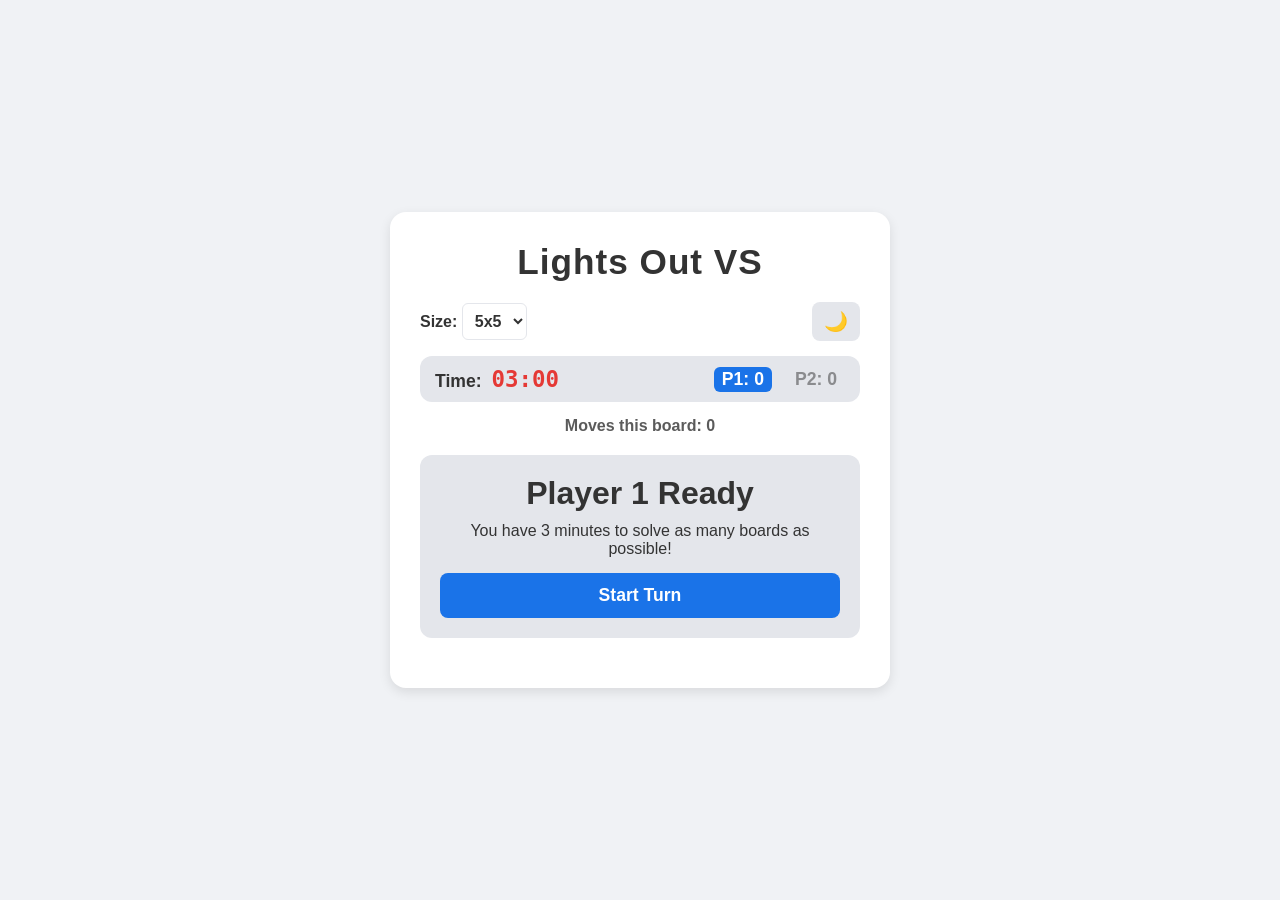
<file: index.html>
<!DOCTYPE html>
<html lang="en">
<head>
    <meta charset="UTF-8">
    <meta name="viewport" content="width=device-width, initial-scale=1.0, maximum-scale=1.0, user-scalable=no, viewport-fit=cover">
    <title>Lights Out</title>
    <link rel="stylesheet" href="style.css">
</head>
<body>
    <div class="game-container">
        <header>
            <h1>Lights Out VS</h1>
            <div class="controls-top">
                <div class="difficulty-selector">
                    <label for="difficulty">Size: </label>
                    <select id="difficulty">
                        <option value="3">3x3</option>
                        <option value="5" selected>5x5</option>
                        <option value="7">7x7</option>
                    </select>
                </div>
                <div class="theme-toggle">
                    <button id="dark-mode-toggle" class="btn" aria-label="Toggle Dark Mode">🌙</button>
                </div>
            </div>
            
            <div class="match-info">
                <div class="timer">Time: <span id="time-left" class="time-display">03:00</span></div>
                <div class="scores" id="scores-display">
                    <span id="p1-box" class="player-box active-player">P1: <span id="p1-score">0</span></span>
                    <span id="p2-box" class="player-box">P2: <span id="p2-score">0</span></span>
                </div>
            </div>
            
            <div class="stats">
                <span class="moves">Moves this board: <span id="move-counter">0</span></span>
            </div>
        </header>

        <main>
            <div id="game-board" class="board hidden"></div>
            
            <div id="win-message" class="hidden">
                <h2 id="winner-text">Match Over!</h2>
                <p id="winner-subtext">Player 1 wins!</p>
            </div>
            
            <div id="turn-overlay" class="">
                <h2 id="turn-text">Player 1 Ready</h2>
                <p>You have 3 minutes to solve as many boards as possible!</p>
                <button id="start-turn-btn" class="btn primary-btn mt-main">Start Turn</button>
            </div>
        </main>

        <footer>
            <button id="reset-btn" class="btn primary-btn hidden">Abort Match</button>
        </footer>
    </div>
    
    <script src="script.js"></script>
</body>
</html>
</file>
<file: style.css>
:root {
    --bg-color: #f0f2f5;
    --text-color: #333;
    --board-bg: #e4e6eb;
    --light-off: #b0b3b8;
    --light-on: #ffd814;
    --light-on-glow: rgba(255, 216, 20, 0.6);
    --btn-bg: #e4e6eb;
    --btn-hover: #d8dadf;
    --primary-btn: #1a73e8;
    --primary-btn-hover: #1557b0;
    --primary-btn-text: #fff;
    --container-bg: #ffffff;
    --shadow: rgba(0, 0, 0, 0.1) 0px 4px 12px;
}

[data-theme="dark"] {
    --bg-color: #18191a;
    --text-color: #e4e6eb;
    --board-bg: #242526;
    --light-off: #3a3b3c;
    /* In dark mode, we'll let JS override this, but standard is yellow */
    --light-on: #ffeb3b;
    --light-on-glow: rgba(255, 235, 59, 0.4);
    --btn-bg: #3a3b3c;
    --btn-hover: #4e4f50;
    --primary-btn: #4791ff;
    --primary-btn-hover: #297aff;
    --primary-btn-text: #fff;
    --container-bg: #242526;
    --shadow: rgba(0, 0, 0, 0.5) 0px 4px 12px;
}

* {
    box-sizing: border-box;
    margin: 0;
    padding: 0;
    font-family: 'Segoe UI', Tahoma, Geneva, Verdana, sans-serif;
}

body {
    background-color: var(--bg-color);
    color: var(--text-color);
    display: flex;
    justify-content: center;
    align-items: center;
    min-height: 100vh;
    padding: 20px;
    transition: background-color 0.3s ease, color 0.3s ease;
}

.game-container {
    background-color: var(--container-bg);
    padding: 30px;
    border-radius: 16px;
    box-shadow: var(--shadow);
    text-align: center;
    max-width: 500px;
    width: 100%;
    transition: background-color 0.3s ease, box-shadow 0.3s ease;
}

header {
    margin-bottom: 20px;
}

h1 {
    font-size: 2.2rem;
    margin-bottom: 20px;
    color: var(--text-color);
    letter-spacing: 1px;
}

.controls-top {
    display: flex;
    justify-content: space-between;
    align-items: center;
    margin-bottom: 15px;
}

.difficulty-selector label {
    font-weight: 600;
}

.match-info {
    display: flex;
    justify-content: space-between;
    align-items: center;
    background: var(--board-bg);
    padding: 10px 15px;
    border-radius: 12px;
    margin-bottom: 15px;
    font-size: 1.1rem;
    font-weight: 700;
    transition: background-color 0.3s ease;
}

.time-display {
    color: #e53935;
    font-family: monospace;
    font-size: 1.4rem;
    margin-left: 5px;
}

[data-theme="dark"] .time-display {
    color: #ff5252;
}

.scores {
    display: flex;
    gap: 15px;
}

.player-box {
    padding: 2px 8px;
    border-radius: 6px;
    transition: all 0.3s ease;
    opacity: 0.5;
}

.player-box.active-player {
    opacity: 1;
    background-color: var(--primary-btn);
    color: var(--primary-btn-text);
}

.stats {
    font-size: 1rem;
    font-weight: 600;
    margin-bottom: 10px;
    opacity: 0.8;
}

.board {
    display: grid;
    gap: 8px;
    background-color: var(--board-bg);
    padding: 15px;
    border-radius: 12px;
    margin: 0 auto 25px auto;
    width: fit-content;
    transition: background-color 0.3s ease;
}

.light {
    width: 50px;
    height: 50px;
    border-radius: 8px;
    background-color: var(--light-off);
    cursor: pointer;
    border: none;
    outline: none;
    transition: all 0.2s ease;
    box-shadow: inset 0 -3px 0 rgba(0,0,0,0.1);
    touch-action: manipulation;
    -webkit-tap-highlight-color: transparent;
    display: flex;
    justify-content: center;
    align-items: center;
}

.light.on {
    background-color: var(--light-on);
    box-shadow: inset 0 -3px 0 rgba(0,0,0,0.1), 0 0 15px var(--light-on-glow);
    transform: translateY(-2px);
}

.light:active {
    transform: translateY(1px) !important;
    box-shadow: inset 0 -1px 0 rgba(0,0,0,0.1) !important;
}

.light.on:active {
    box-shadow: inset 0 -1px 0 rgba(0,0,0,0.1), 0 0 5px var(--light-on-glow) !important;
}

/* Lightbulb Logo inside ON buttons */
.light.on::after {
    content: "💡";
    font-size: 1.5rem;
    animation: popIn 0.2s cubic-bezier(0.175, 0.885, 0.32, 1.275) forwards;
}

.hidden {
    display: none !important;
}

#win-message, #turn-overlay {
    animation: popIn 0.5s cubic-bezier(0.175, 0.885, 0.32, 1.275) forwards;
    padding: 20px;
    background-color: var(--board-bg);
    border-radius: 12px;
    margin: 20px 0;
    transition: background-color 0.3s ease;
}

#win-message h2, #turn-overlay h2 {
    font-size: 2rem;
    margin-bottom: 10px;
    color: var(--text-color);
}

.mt-main {
    margin-top: 15px;
}

.btn {
    padding: 8px 12px;
    border: none;
    border-radius: 8px;
    background-color: var(--btn-bg);
    color: var(--text-color);
    font-size: 1.2rem;
    cursor: pointer;
    font-weight: 600;
    transition: background-color 0.2s ease;
    touch-action: manipulation;
    -webkit-tap-highlight-color: transparent;
}

.btn:hover {
    background-color: var(--btn-hover);
}

.primary-btn {
    background-color: var(--primary-btn);
    color: var(--primary-btn-text);
    padding: 12px 24px;
    font-size: 1.1rem;
    width: 100%;
}

.primary-btn:hover {
    background-color: var(--primary-btn-hover);
}

select {
    padding: 8px;
    border-radius: 6px;
    border: 1px solid var(--board-bg);
    background-color: var(--container-bg);
    color: var(--text-color);
    font-size: 1rem;
    font-weight: bold;
    cursor: pointer;
}

@keyframes popIn {
    0% { transform: scale(0.5); opacity: 0; }
    100% { transform: scale(1); opacity: 1; }
}

@media (max-width: 480px) {
    .light {
        width: 40px;
        height: 40px;
    }
    .light.on::after {
        font-size: 1.2rem;
    }
    .game-container {
        padding: 20px 15px;
    }
    .board {
        gap: 6px;
        padding: 10px;
    }
}
</file>
